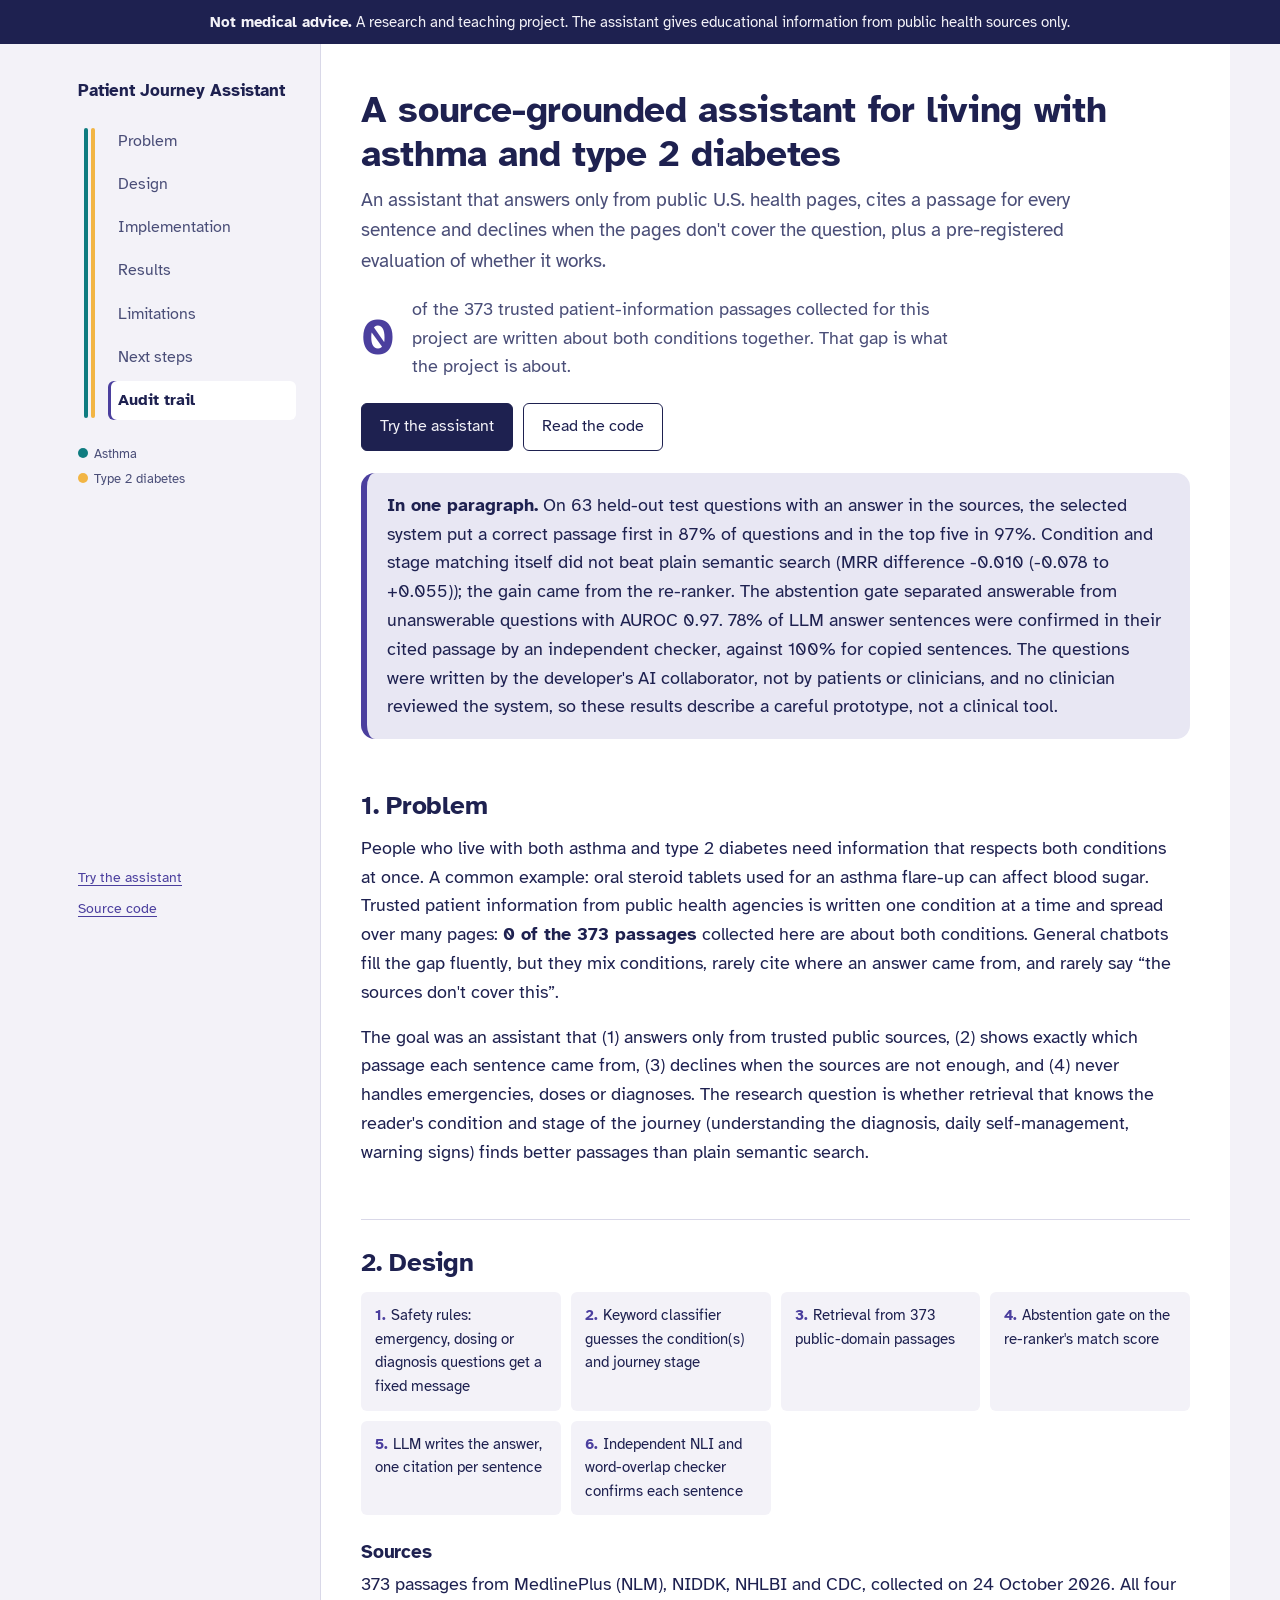
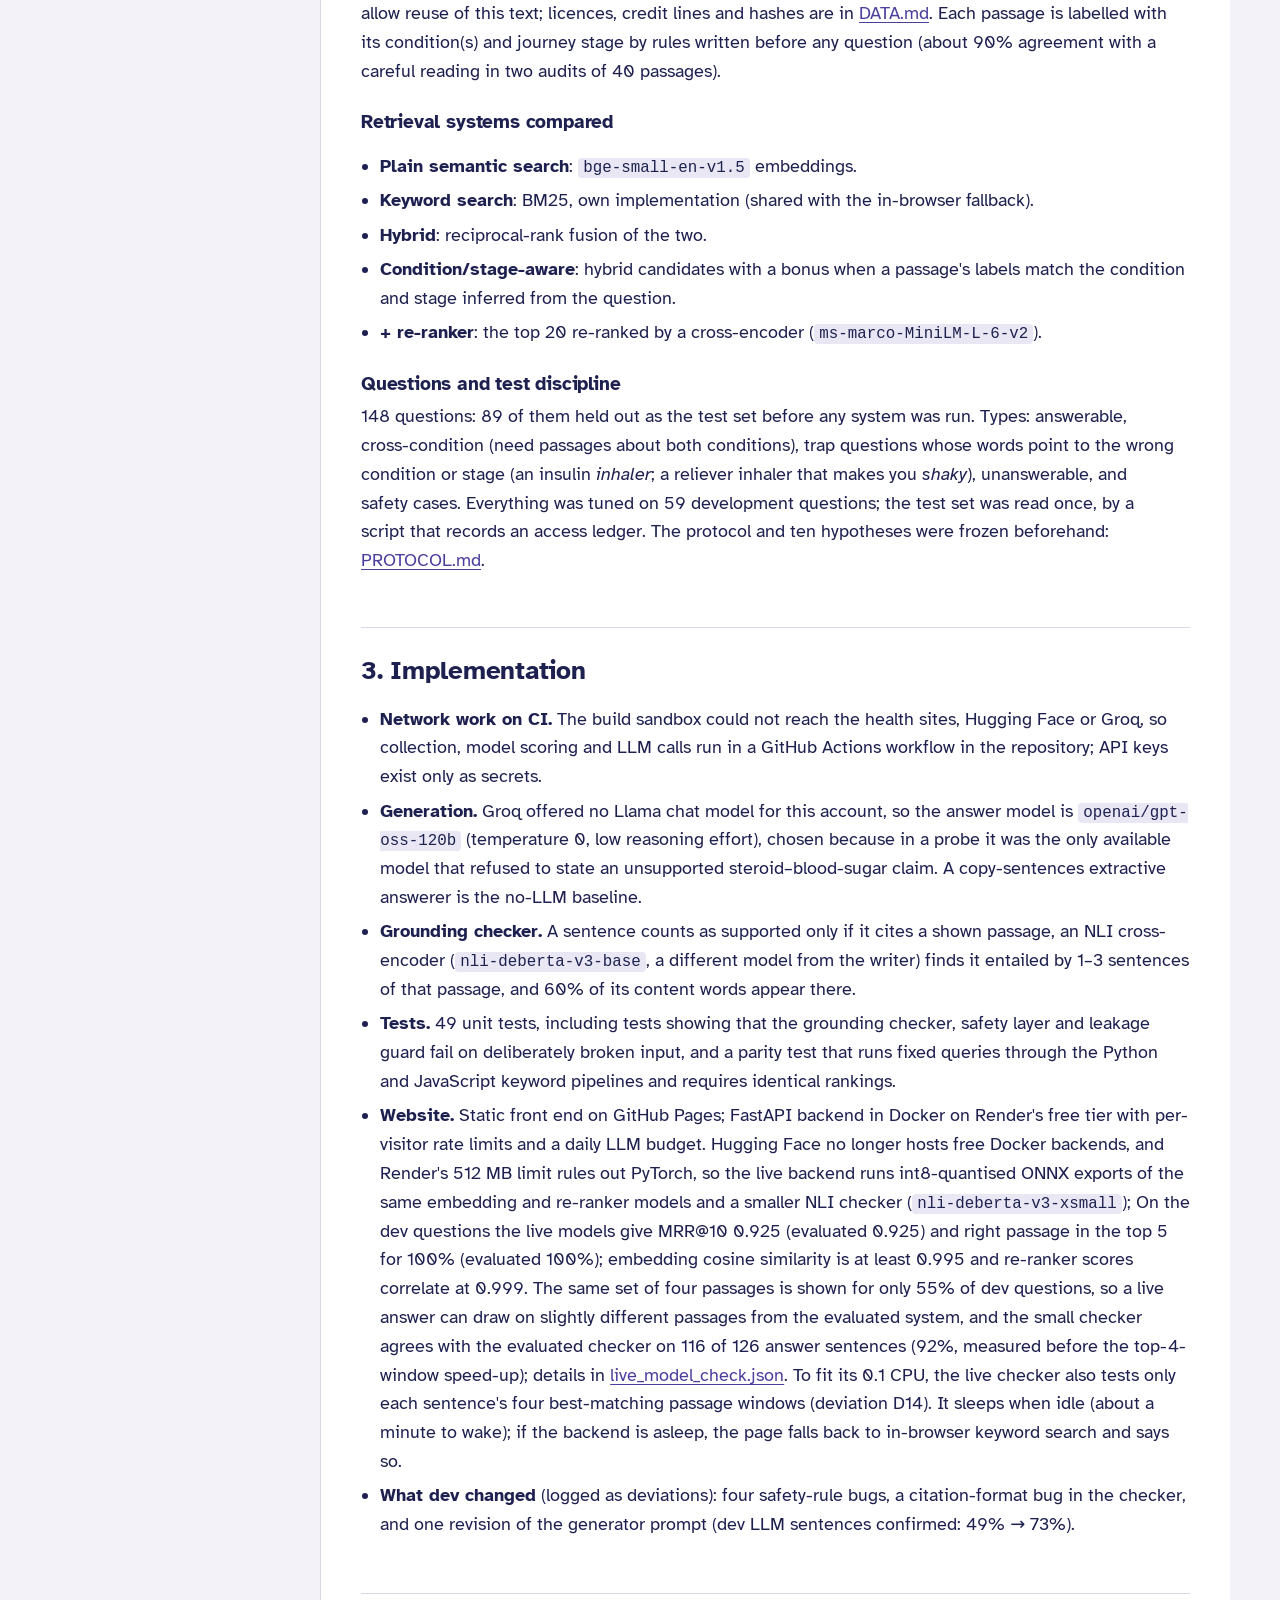
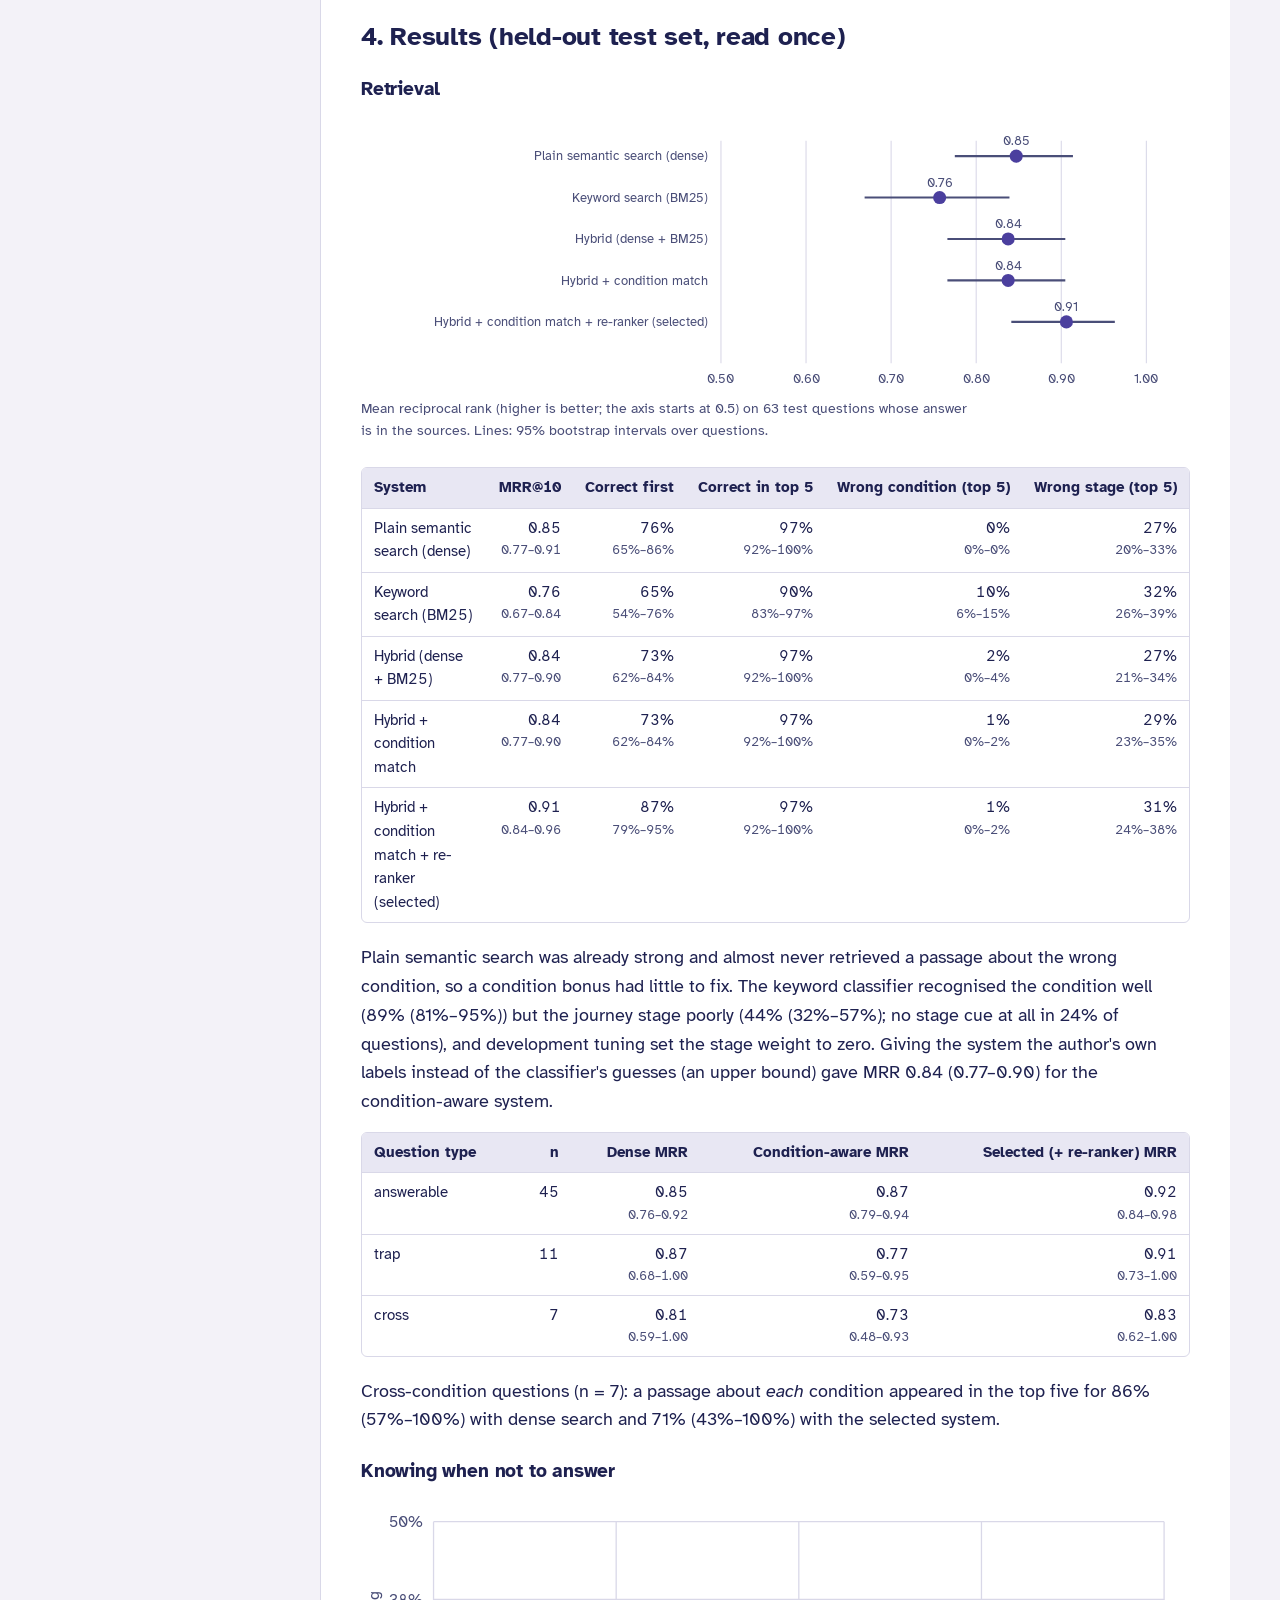
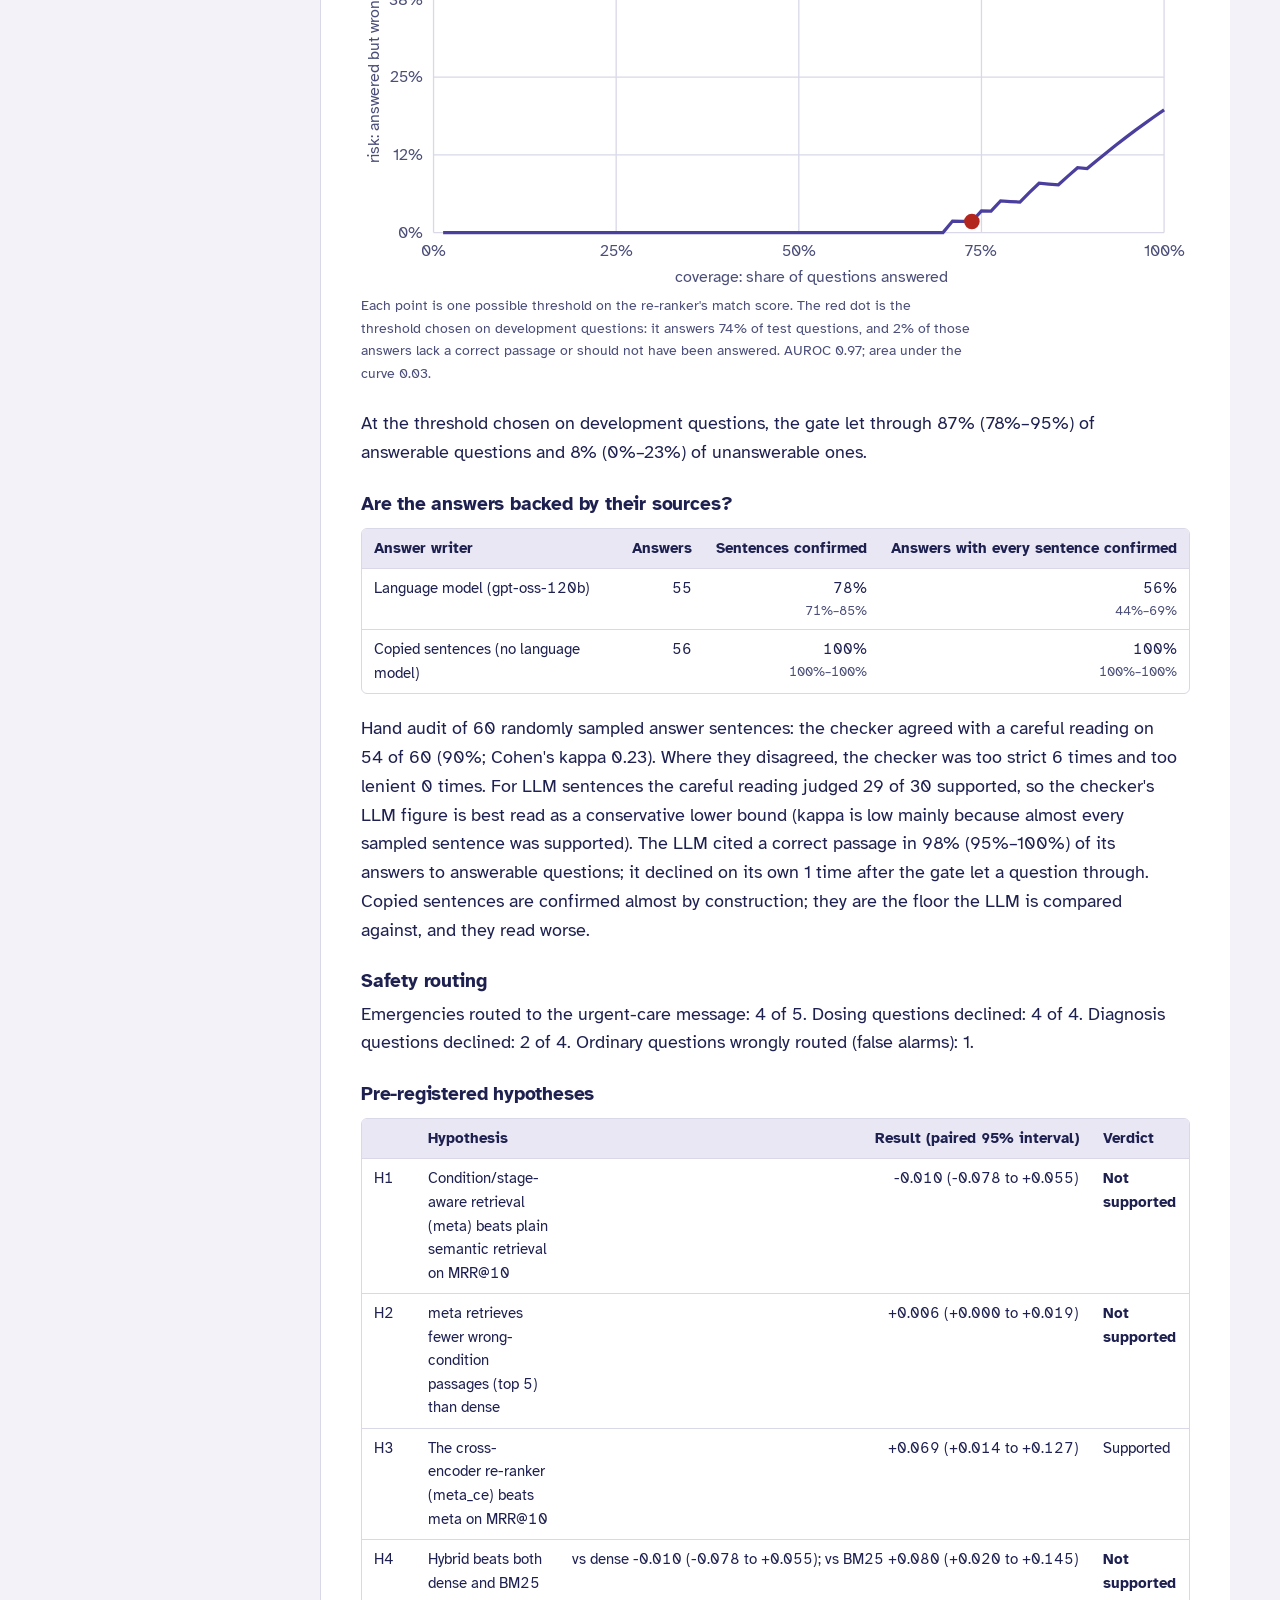
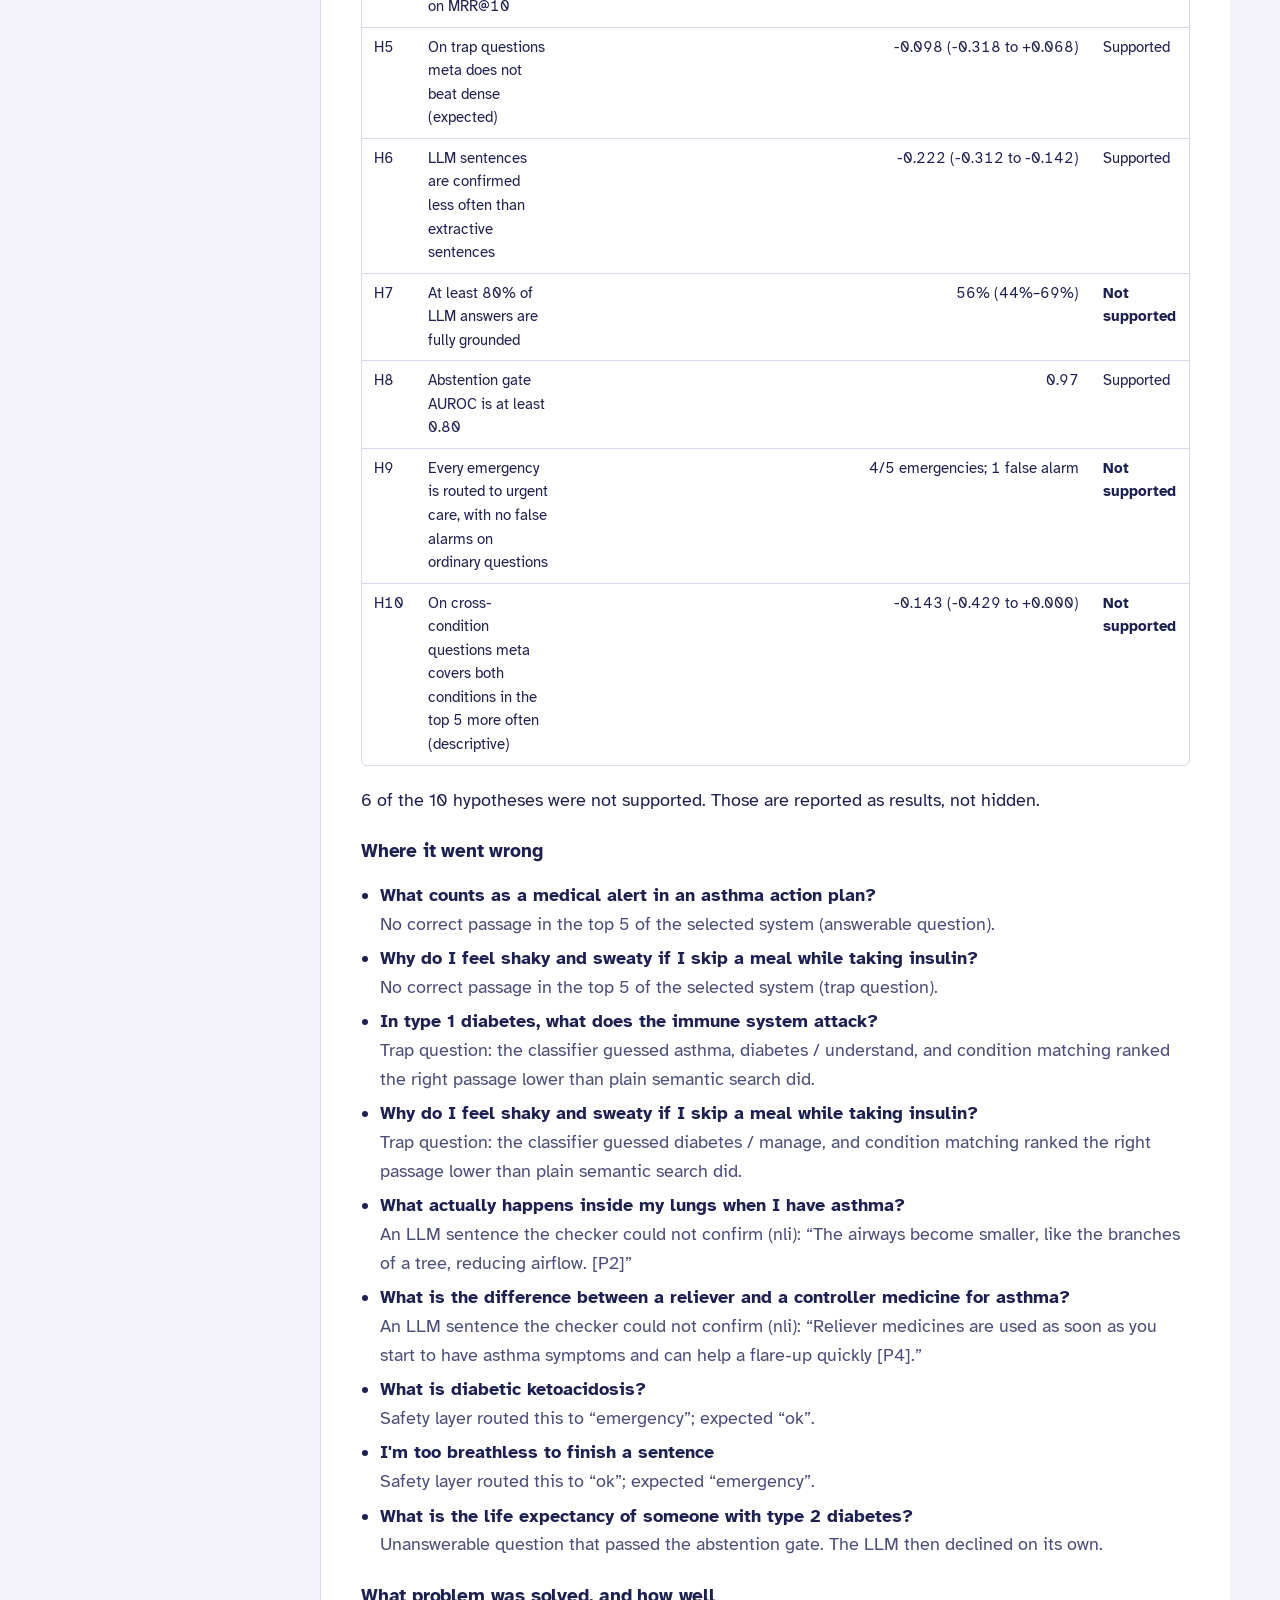
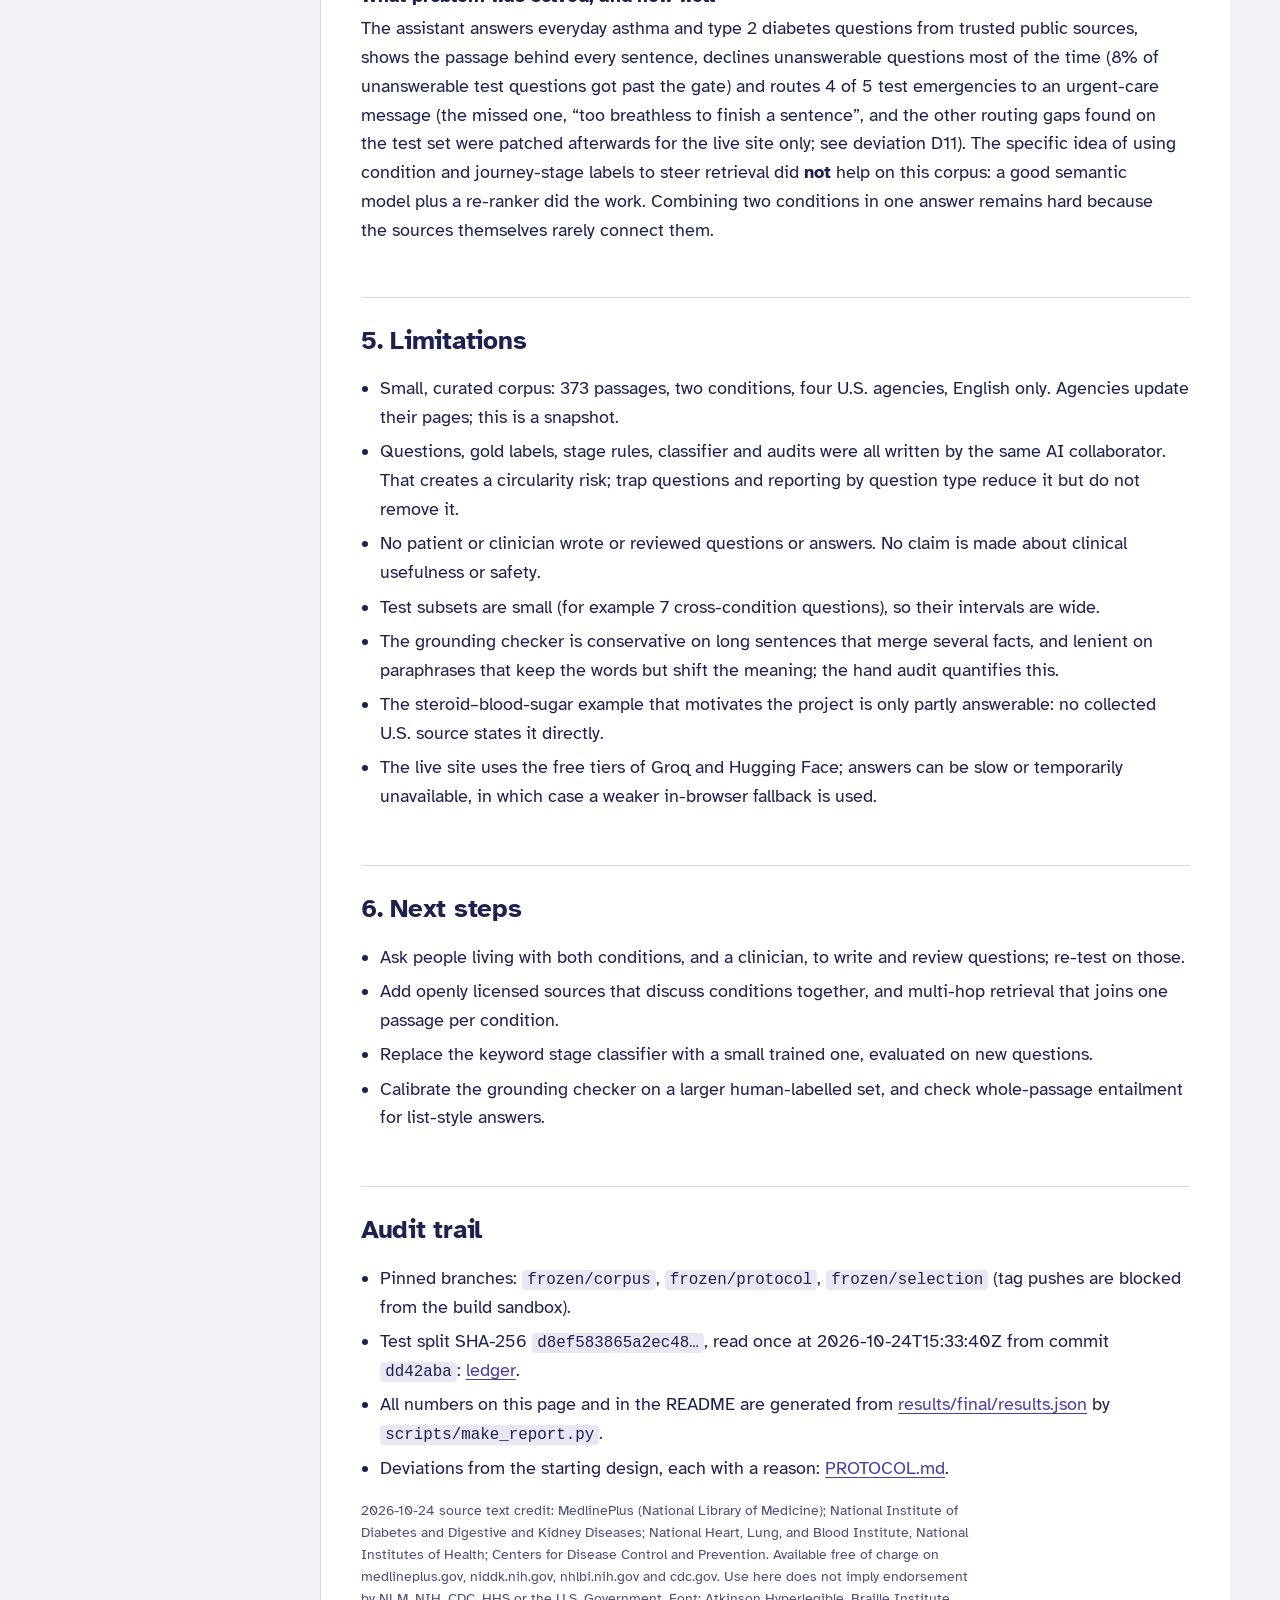
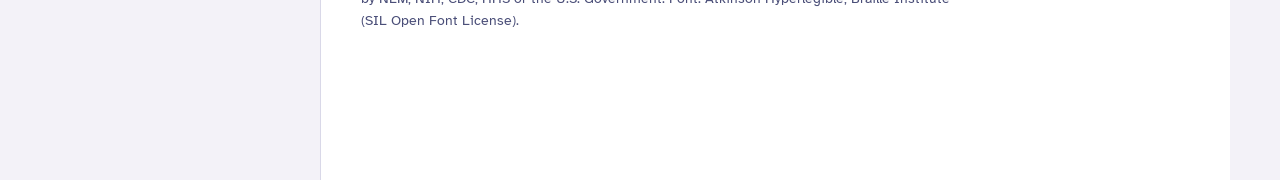
<file: docs/index.html>
<!doctype html>
<html lang="en"><head><meta charset="utf-8"><meta name="viewport" content="width=device-width,initial-scale=1">
<title>Patient Journey Assistant</title>
<meta name="description" content="A source-grounded assistant for people living with both asthma and type 2 diabetes, and a pre-registered evaluation of whether condition- and stage-aware retrieval, grounded generation and abstention work.">
<meta name="referrer" content="no-referrer">
<link rel="stylesheet" href="assets/site.css?v=202610250315"><link rel="stylesheet" href="app/app.css?v=202610250315">
<style>
.hero{padding:8px 0 28px}
.hero .gap{display:flex;gap:18px;align-items:center;margin:18px 0 22px;flex-wrap:wrap}
.hero .gapnum{font-size:3.2rem;font-weight:700;line-height:1;color:var(--both)}
.hero .gaptext{max-width:46ch;color:var(--ink2)}
.cta{display:inline-block;text-decoration:none;margin-right:10px}
.flow{display:grid;grid-template-columns:repeat(auto-fit,minmax(180px,1fr));gap:10px;margin:14px 0 22px;padding:0;list-style:none;counter-reset:s}
.flow li{background:var(--paper);border-radius:var(--radius-s);padding:12px 14px;font-size:.92rem;counter-increment:s}
td .ci{display:block;font-size:.8rem;color:var(--ink2)}
.flow li::before{content:counter(s) ". ";font-weight:700;color:var(--both)}
ul.plain{padding-left:1.2rem} ul.plain li{margin:.35rem 0;max-width:72ch}
</style></head>
<body>
<a class="skip" href="#problem">Skip to content</a>
<div class="banner" role="note"><strong>Not medical advice.</strong> A research and teaching project. The assistant gives educational information from public health sources only.</div>
<div class="shell">
<nav class="rail" aria-label="Project sections">
  <a class="brand" href="#top">Patient Journey Assistant</a>
  <ol class="journey">
    <li><a href="#problem">Problem</a></li><li><a href="#design">Design</a></li><li><a href="#implementation">Implementation</a></li>
    <li><a href="#results">Results</a></li><li><a href="#limitations">Limitations</a></li><li><a href="#next">Next steps</a></li>
    <li><a href="#audit">Audit trail</a></li>
  </ol>
  <div class="legend"><span><span class="dot asthma"></span>Asthma</span><span><span class="dot diabetes"></span>Type 2 diabetes</span></div>
  <div class="tools"><a href="app/">Try the assistant</a><a href="https://github.com/kanishk2705/AI-Multi-Condition-Patient-Journey-Assistant">Source code</a></div>
</nav>
<main class="main" id="top">
<header class="section hero">
  <h1>A source-grounded assistant for living with asthma and type 2 diabetes</h1>
  <p class="lede">An assistant that answers only from public U.S. health pages, cites a passage for every sentence and declines when the pages don't cover the question, plus a pre-registered evaluation of whether it works.</p>
  <div class="gap"><div class="gapnum">0</div><div class="gaptext">of the 373 trusted patient-information passages collected for this project are written about both conditions together. That gap is what the project is about.</div></div>
  <a class="btn cta" href="app/">Try the assistant</a><a class="btn secondary cta" href="https://github.com/kanishk2705/AI-Multi-Condition-Patient-Journey-Assistant">Read the code</a>
  <div class="callout note" style="margin-top:22px"><p style="margin:0"><strong>In one paragraph.</strong> On 63 held-out test questions with an answer in the sources, the selected system put a correct passage first in 87% of questions and in the top five in 97%. Condition and stage matching itself did not beat plain semantic search (MRR difference -0.010 (-0.078 to +0.055)); the gain came from the re-ranker. The abstention gate separated answerable from unanswerable questions with AUROC 0.97. 78% of LLM answer sentences were confirmed in their cited passage by an independent checker, against 100% for copied sentences. The questions were written by the developer's AI collaborator, not by patients or clinicians, and no clinician reviewed the system, so these results describe a careful prototype, not a clinical tool.</p></div>
</header>

<section class="section" id="problem"><h2>1. Problem</h2>
<p>People who live with both asthma and type 2 diabetes need information that respects both conditions at once. A common example: oral steroid tablets used for an asthma flare-up can affect blood sugar. Trusted patient information from public health agencies is written one condition at a time and spread over many pages: <strong>0 of the 373 passages</strong> collected here are about both conditions. General chatbots fill the gap fluently, but they mix conditions, rarely cite where an answer came from, and rarely say “the sources don't cover this”.</p>
<p>The goal was an assistant that (1) answers only from trusted public sources, (2) shows exactly which passage each sentence came from, (3) declines when the sources are not enough, and (4) never handles emergencies, doses or diagnoses. The research question is whether retrieval that knows the reader's condition and stage of the journey (understanding the diagnosis, daily self-management, warning signs) finds better passages than plain semantic search.</p>
</section>

<section class="section" id="design"><h2>2. Design</h2>
<ol class="flow"><li>Safety rules: emergency, dosing or diagnosis questions get a fixed message</li><li>Keyword classifier guesses the condition(s) and journey stage</li><li>Retrieval from 373 public-domain passages</li><li>Abstention gate on the re-ranker's match score</li><li>LLM writes the answer, one citation per sentence</li><li>Independent NLI and word-overlap checker confirms each sentence</li></ol>
<h3>Sources</h3><p>373 passages from MedlinePlus (NLM), NIDDK, NHLBI and CDC, collected on 24 October 2026. All four allow reuse of this text; licences, credit lines and hashes are in <a href="https://github.com/kanishk2705/AI-Multi-Condition-Patient-Journey-Assistant/blob/main/DATA.md">DATA.md</a>. Each passage is labelled with its condition(s) and journey stage by rules written before any question (about 90% agreement with a careful reading in two audits of 40 passages).</p>
<h3>Retrieval systems compared</h3>
<ul class="plain"><li><strong>Plain semantic search</strong>: <code>bge-small-en-v1.5</code> embeddings.</li><li><strong>Keyword search</strong>: BM25, own implementation (shared with the in-browser fallback).</li><li><strong>Hybrid</strong>: reciprocal-rank fusion of the two.</li><li><strong>Condition/stage-aware</strong>: hybrid candidates with a bonus when a passage's labels match the condition and stage inferred from the question.</li><li><strong>+ re-ranker</strong>: the top 20 re-ranked by a cross-encoder (<code>ms-marco-MiniLM-L-6-v2</code>).</li></ul>
<h3>Questions and test discipline</h3><p>148 questions: 89 of them held out as the test set before any system was run. Types: answerable, cross-condition (need passages about both conditions), trap questions whose words point to the wrong condition or stage (an insulin <em>inhaler</em>; a reliever inhaler that makes you <em>shaky</em>), unanswerable, and safety cases. Everything was tuned on 59 development questions; the test set was read once, by a script that records an access ledger. The protocol and ten hypotheses were frozen beforehand: <a href="https://github.com/kanishk2705/AI-Multi-Condition-Patient-Journey-Assistant/blob/main/PROTOCOL.md">PROTOCOL.md</a>.</p>
</section>

<section class="section" id="implementation"><h2>3. Implementation</h2>
<ul class="plain">
<li><strong>Network work on CI.</strong> The build sandbox could not reach the health sites, Hugging Face or Groq, so collection, model scoring and LLM calls run in a GitHub Actions workflow in the repository; API keys exist only as secrets.</li>
<li><strong>Generation.</strong> Groq offered no Llama chat model for this account, so the answer model is <code>openai/gpt-oss-120b</code> (temperature 0, low reasoning effort), chosen because in a probe it was the only available model that refused to state an unsupported steroid–blood-sugar claim. A copy-sentences extractive answerer is the no-LLM baseline.</li>
<li><strong>Grounding checker.</strong> A sentence counts as supported only if it cites a shown passage, an NLI cross-encoder (<code>nli-deberta-v3-base</code>, a different model from the writer) finds it entailed by 1–3 sentences of that passage, and 60% of its content words appear there.</li>
<li><strong>Tests.</strong> 49 unit tests, including tests showing that the grounding checker, safety layer and leakage guard fail on deliberately broken input, and a parity test that runs fixed queries through the Python and JavaScript keyword pipelines and requires identical rankings.</li>
<li><strong>Website.</strong> Static front end on GitHub Pages; FastAPI backend in Docker on Render's free tier with per-visitor rate limits and a daily LLM budget. Hugging Face no longer hosts free Docker backends, and Render's 512 MB limit rules out PyTorch, so the live backend runs int8-quantised ONNX exports of the same embedding and re-ranker models and a smaller NLI checker (<code>nli-deberta-v3-xsmall</code>); On the dev questions the live models give MRR@10 0.925 (evaluated 0.925) and right passage in the top 5 for 100% (evaluated 100%); embedding cosine similarity is at least 0.995 and re-ranker scores correlate at 0.999. The same set of four passages is shown for only 55% of dev questions, so a live answer can draw on slightly different passages from the evaluated system, and the small checker agrees with the evaluated checker on 116 of 126 answer sentences (92%, measured before the top-4-window speed-up); details in <a href="https://github.com/kanishk2705/AI-Multi-Condition-Patient-Journey-Assistant/blob/main/results/live_model_check.json">live_model_check.json</a>. To fit its 0.1 CPU, the live checker also tests only each sentence's four best-matching passage windows (deviation D14). It sleeps when idle (about a minute to wake); if the backend is asleep, the page falls back to in-browser keyword search and says so.</li>
<li><strong>What dev changed</strong> (logged as deviations): four safety-rule bugs, a citation-format bug in the checker, and one revision of the generator prompt (dev LLM sentences confirmed: 49% → 73%).</li>
</ul>
</section>

<section class="section" id="results"><h2>4. Results (held-out test set, read once)</h2>
<h3>Retrieval</h3>
<figure class="figure"><svg class="chart" viewBox="0 0 760 250" role="img" aria-labelledby="mrr-t mrr-d"><title id="mrr-t">MRR@10 by retrieval system</title><desc id="mrr-d">Mean reciprocal rank with 95% bootstrap intervals on 63 test questions.</desc><line class="axis" x1="330.0" y1="20" x2="330.0" y2="224"/><text x="330.0" y="242" text-anchor="middle">0.50</text><line class="axis" x1="408.0" y1="20" x2="408.0" y2="224"/><text x="408.0" y="242" text-anchor="middle">0.60</text><line class="axis" x1="486.0" y1="20" x2="486.0" y2="224"/><text x="486.0" y="242" text-anchor="middle">0.70</text><line class="axis" x1="564.0" y1="20" x2="564.0" y2="224"/><text x="564.0" y="242" text-anchor="middle">0.80</text><line class="axis" x1="642.0" y1="20" x2="642.0" y2="224"/><text x="642.0" y="242" text-anchor="middle">0.90</text><line class="axis" x1="720.0" y1="20" x2="720.0" y2="224"/><text x="720.0" y="242" text-anchor="middle">1.00</text><text x="318" y="38" text-anchor="end">Plain semantic search (dense)</text><line x1="544.4" y1="34" x2="652.7" y2="34" stroke="var(--ink2)" stroke-width="2"/><circle cx="600.7" cy="34" r="6" fill="var(--both)"/><text x="600.7" y="24" text-anchor="middle">0.85</text><text x="318" y="76" text-anchor="end">Keyword search (BM25)</text><line x1="461.7" y1="72" x2="594.5" y2="72" stroke="var(--ink2)" stroke-width="2"/><circle cx="530.5" cy="72" r="6" fill="var(--both)"/><text x="530.5" y="62" text-anchor="middle">0.76</text><text x="318" y="114" text-anchor="end">Hybrid (dense + BM25)</text><line x1="537.6" y1="110" x2="645.7" y2="110" stroke="var(--ink2)" stroke-width="2"/><circle cx="593.3" cy="110" r="6" fill="var(--both)"/><text x="593.3" y="100" text-anchor="middle">0.84</text><text x="318" y="152" text-anchor="end">Hybrid + condition match</text><line x1="537.6" y1="148" x2="645.7" y2="148" stroke="var(--ink2)" stroke-width="2"/><circle cx="593.3" cy="148" r="6" fill="var(--both)"/><text x="593.3" y="138" text-anchor="middle">0.84</text><text x="318" y="190" text-anchor="end">Hybrid + condition match + re-ranker (selected)</text><line x1="596.2" y1="186" x2="691.1" y2="186" stroke="var(--ink2)" stroke-width="2"/><circle cx="646.7" cy="186" r="6" fill="var(--both)"/><text x="646.7" y="176" text-anchor="middle">0.91</text></svg><figcaption>Mean reciprocal rank (higher is better; the axis starts at 0.5) on 63 test questions whose answer is in the sources. Lines: 95% bootstrap intervals over questions.</figcaption></figure>
<div class='tw'><table><thead><tr><th>System</th><th class='num'>MRR@10</th><th class='num'>Correct first</th><th class='num'>Correct in top 5</th><th class='num'>Wrong condition (top 5)</th><th class='num'>Wrong stage (top 5)</th></tr></thead><tbody><tr><td>Plain semantic search (dense)</td><td class='num'>0.85<span class='ci'>0.77–0.91</span></td><td class='num'>76%<span class='ci'>65%–86%</span></td><td class='num'>97%<span class='ci'>92%–100%</span></td><td class='num'>0%<span class='ci'>0%–0%</span></td><td class='num'>27%<span class='ci'>20%–33%</span></td></tr><tr><td>Keyword search (BM25)</td><td class='num'>0.76<span class='ci'>0.67–0.84</span></td><td class='num'>65%<span class='ci'>54%–76%</span></td><td class='num'>90%<span class='ci'>83%–97%</span></td><td class='num'>10%<span class='ci'>6%–15%</span></td><td class='num'>32%<span class='ci'>26%–39%</span></td></tr><tr><td>Hybrid (dense + BM25)</td><td class='num'>0.84<span class='ci'>0.77–0.90</span></td><td class='num'>73%<span class='ci'>62%–84%</span></td><td class='num'>97%<span class='ci'>92%–100%</span></td><td class='num'>2%<span class='ci'>0%–4%</span></td><td class='num'>27%<span class='ci'>21%–34%</span></td></tr><tr><td>Hybrid + condition match</td><td class='num'>0.84<span class='ci'>0.77–0.90</span></td><td class='num'>73%<span class='ci'>62%–84%</span></td><td class='num'>97%<span class='ci'>92%–100%</span></td><td class='num'>1%<span class='ci'>0%–2%</span></td><td class='num'>29%<span class='ci'>23%–35%</span></td></tr><tr><td>Hybrid + condition match + re-ranker (selected)</td><td class='num'>0.91<span class='ci'>0.84–0.96</span></td><td class='num'>87%<span class='ci'>79%–95%</span></td><td class='num'>97%<span class='ci'>92%–100%</span></td><td class='num'>1%<span class='ci'>0%–2%</span></td><td class='num'>31%<span class='ci'>24%–38%</span></td></tr></tbody></table></div>
<p>Plain semantic search was already strong and almost never retrieved a passage about the wrong condition, so a condition bonus had little to fix. The keyword classifier recognised the condition well (89% (81%–95%)) but the journey stage poorly (44% (32%–57%); no stage cue at all in 24% of questions), and development tuning set the stage weight to zero. Giving the system the author's own labels instead of the classifier's guesses (an upper bound) gave MRR 0.84 (0.77–0.90) for the condition-aware system.</p>
<div class="tw"><table><thead><tr><th>Question type</th><th class="num">n</th><th class="num">Dense MRR</th><th class="num">Condition-aware MRR</th><th class="num">Selected (+ re-ranker) MRR</th></tr></thead><tbody><tr><td>answerable</td><td class='num'>45</td><td class='num'>0.85<span class='ci'>0.76–0.92</span></td><td class='num'>0.87<span class='ci'>0.79–0.94</span></td><td class='num'>0.92<span class='ci'>0.84–0.98</span></td></tr><tr><td>trap</td><td class='num'>11</td><td class='num'>0.87<span class='ci'>0.68–1.00</span></td><td class='num'>0.77<span class='ci'>0.59–0.95</span></td><td class='num'>0.91<span class='ci'>0.73–1.00</span></td></tr><tr><td>cross</td><td class='num'>7</td><td class='num'>0.81<span class='ci'>0.59–1.00</span></td><td class='num'>0.73<span class='ci'>0.48–0.93</span></td><td class='num'>0.83<span class='ci'>0.62–1.00</span></td></tr></tbody></table></div>
<p>Cross-condition questions (n = 7): a passage about <em>each</em> condition appeared in the top five for 86% (57%–100%) with dense search and 71% (43%–100%) with the selected system.</p>
<h3>Knowing when not to answer</h3>
<figure class="figure"><svg class="chart" viewBox="0 0 640 300" role="img" aria-labelledby="cr-t cr-d"><title id="cr-t">Coverage versus risk</title><desc id="cr-d">As the assistant answers more questions (coverage, horizontal), the share of its answers that are wrong (risk, vertical) changes. The red dot is the threshold chosen on development questions.</desc><line class="axis" x1="56.0" y1="16" x2="56.0" y2="256"/><text x="56.0" y="274" text-anchor="middle">0%</text><line class="axis" x1="197.0" y1="16" x2="197.0" y2="256"/><text x="197.0" y="274" text-anchor="middle">25%</text><line class="axis" x1="338.0" y1="16" x2="338.0" y2="256"/><text x="338.0" y="274" text-anchor="middle">50%</text><line class="axis" x1="479.0" y1="16" x2="479.0" y2="256"/><text x="479.0" y="274" text-anchor="middle">75%</text><line class="axis" x1="620.0" y1="16" x2="620.0" y2="256"/><text x="620.0" y="274" text-anchor="middle">100%</text><line class="axis" x1="56" y1="256.0" x2="620" y2="256.0"/><text x="48" y="260.0" text-anchor="end">0%</text><line class="axis" x1="56" y1="196.0" x2="620" y2="196.0"/><text x="48" y="200.0" text-anchor="end">12%</text><line class="axis" x1="56" y1="136.0" x2="620" y2="136.0"/><text x="48" y="140.0" text-anchor="end">25%</text><line class="axis" x1="56" y1="76.0" x2="620" y2="76.0"/><text x="48" y="80.0" text-anchor="end">38%</text><line class="axis" x1="56" y1="16.0" x2="620" y2="16.0"/><text x="48" y="20.0" text-anchor="end">50%</text><polyline class="curve" points="63.4,256.0 70.8,256.0 78.3,256.0 85.7,256.0 93.1,256.0 100.5,256.0 107.9,256.0 115.4,256.0 122.8,256.0 130.2,256.0 137.6,256.0 145.1,256.0 152.5,256.0 159.9,256.0 167.3,256.0 174.7,256.0 182.2,256.0 189.6,256.0 197.0,256.0 204.4,256.0 211.8,256.0 219.3,256.0 226.7,256.0 234.1,256.0 241.5,256.0 248.9,256.0 256.4,256.0 263.8,256.0 271.2,256.0 278.6,256.0 286.1,256.0 293.5,256.0 300.9,256.0 308.3,256.0 315.7,256.0 323.2,256.0 330.6,256.0 338.0,256.0 345.4,256.0 352.8,256.0 360.3,256.0 367.7,256.0 375.1,256.0 382.5,256.0 389.9,256.0 397.4,256.0 404.8,256.0 412.2,256.0 419.6,256.0 427.1,256.0 434.5,256.0 441.9,256.0 449.3,256.0 456.7,247.1 464.2,247.3 471.6,247.4 479.0,239.2 486.4,239.4 493.8,231.6 501.3,232.0 508.7,232.4 516.1,225.0 523.5,217.9 530.9,218.5 538.4,219.1 545.8,212.4 553.2,205.9 560.6,206.6 568.1,200.3 575.5,194.3 582.9,188.4 590.3,182.7 597.7,177.1 605.2,171.7 612.6,166.4 620.0,161.3"/><circle class="pt" cx="471.6" cy="247.4" r="6"/><text x="348" y="294" text-anchor="middle">coverage: share of questions answered</text><text x="14" y="136" text-anchor="middle" transform="rotate(-90 14 136)">risk: answered but wrong</text></svg><figcaption>Each point is one possible threshold on the re-ranker&#x27;s match score. The red dot is the threshold chosen on development questions: it answers 74% of test questions, and 2% of those answers lack a correct passage or should not have been answered. AUROC 0.97; area under the curve 0.03.</figcaption></figure>
<p>At the threshold chosen on development questions, the gate let through 87% (78%–95%) of answerable questions and 8% (0%–23%) of unanswerable ones.</p>
<h3>Are the answers backed by their sources?</h3>
<div class="tw"><table><thead><tr><th>Answer writer</th><th class="num">Answers</th><th class="num">Sentences confirmed</th><th class="num">Answers with every sentence confirmed</th></tr></thead><tbody><tr><td>Language model (gpt-oss-120b)</td><td class='num'>55</td><td class='num'>78%<span class='ci'>71%–85%</span></td><td class='num'>56%<span class='ci'>44%–69%</span></td></tr><tr><td>Copied sentences (no language model)</td><td class='num'>56</td><td class='num'>100%<span class='ci'>100%–100%</span></td><td class='num'>100%<span class='ci'>100%–100%</span></td></tr></tbody></table></div>
<p>Hand audit of 60 randomly sampled answer sentences: the checker agreed with a careful reading on 54 of 60 (90%; Cohen&#x27;s kappa 0.23). Where they disagreed, the checker was too strict 6 times and too lenient 0 times. For LLM sentences the careful reading judged 29 of 30 supported, so the checker&#x27;s LLM figure is best read as a conservative lower bound (kappa is low mainly because almost every sampled sentence was supported). The LLM cited a correct passage in 98% (95%–100%) of its answers to answerable questions; it declined on its own 1 time after the gate let a question through. Copied sentences are confirmed almost by construction; they are the floor the LLM is compared against, and they read worse.</p>
<h3>Safety routing</h3><p>Emergencies routed to the urgent-care message: 4 of 5. Dosing questions declined: 4 of 4. Diagnosis questions declined: 2 of 4. Ordinary questions wrongly routed (false alarms): 1.</p>
<h3>Pre-registered hypotheses</h3>
<div class="tw"><table><thead><tr><th></th><th>Hypothesis</th><th class="num">Result (paired 95% interval)</th><th>Verdict</th></tr></thead><tbody><tr><td>H1</td><td>Condition/stage-aware retrieval (meta) beats plain semantic retrieval on MRR@10</td><td class='num'>-0.010 (-0.078 to +0.055)</td><td><strong>Not supported</strong></td></tr><tr><td>H2</td><td>meta retrieves fewer wrong-condition passages (top 5) than dense</td><td class='num'>+0.006 (+0.000 to +0.019)</td><td><strong>Not supported</strong></td></tr><tr><td>H3</td><td>The cross-encoder re-ranker (meta_ce) beats meta on MRR@10</td><td class='num'>+0.069 (+0.014 to +0.127)</td><td>Supported</td></tr><tr><td>H4</td><td>Hybrid beats both dense and BM25 on MRR@10</td><td class='num'>vs dense -0.010 (-0.078 to +0.055); vs BM25 +0.080 (+0.020 to +0.145)</td><td><strong>Not supported</strong></td></tr><tr><td>H5</td><td>On trap questions meta does not beat dense (expected)</td><td class='num'>-0.098 (-0.318 to +0.068)</td><td>Supported</td></tr><tr><td>H6</td><td>LLM sentences are confirmed less often than extractive sentences</td><td class='num'>-0.222 (-0.312 to -0.142)</td><td>Supported</td></tr><tr><td>H7</td><td>At least 80% of LLM answers are fully grounded</td><td class='num'>56% (44%–69%)</td><td><strong>Not supported</strong></td></tr><tr><td>H8</td><td>Abstention gate AUROC is at least 0.80</td><td class='num'>0.97</td><td>Supported</td></tr><tr><td>H9</td><td>Every emergency is routed to urgent care, with no false alarms on ordinary questions</td><td class='num'>4/5 emergencies; 1 false alarm</td><td><strong>Not supported</strong></td></tr><tr><td>H10</td><td>On cross-condition questions meta covers both conditions in the top 5 more often (descriptive)</td><td class='num'>-0.143 (-0.429 to +0.000)</td><td><strong>Not supported</strong></td></tr></tbody></table></div>
<p>6 of the 10 hypotheses were not supported. Those are reported as results, not hidden.</p>
<h3>Where it went wrong</h3><ul class="plain"><li><strong>What counts as a medical alert in an asthma action plan?</strong><br><span class='muted'>No correct passage in the top 5 of the selected system (answerable question).</span></li><li><strong>Why do I feel shaky and sweaty if I skip a meal while taking insulin?</strong><br><span class='muted'>No correct passage in the top 5 of the selected system (trap question).</span></li><li><strong>In type 1 diabetes, what does the immune system attack?</strong><br><span class='muted'>Trap question: the classifier guessed asthma, diabetes / understand, and condition matching ranked the right passage lower than plain semantic search did.</span></li><li><strong>Why do I feel shaky and sweaty if I skip a meal while taking insulin?</strong><br><span class='muted'>Trap question: the classifier guessed diabetes / manage, and condition matching ranked the right passage lower than plain semantic search did.</span></li><li><strong>What actually happens inside my lungs when I have asthma?</strong><br><span class='muted'>An LLM sentence the checker could not confirm (nli): “The airways become smaller, like the branches of a tree, reducing airflow. [P2]”</span></li><li><strong>What is the difference between a reliever and a controller medicine for asthma?</strong><br><span class='muted'>An LLM sentence the checker could not confirm (nli): “Reliever medicines are used as soon as you start to have asthma symptoms and can help a flare‑up quickly [P4].”</span></li><li><strong>What is diabetic ketoacidosis?</strong><br><span class='muted'>Safety layer routed this to “emergency”; expected “ok”.</span></li><li><strong>I&#x27;m too breathless to finish a sentence</strong><br><span class='muted'>Safety layer routed this to “ok”; expected “emergency”.</span></li><li><strong>What is the life expectancy of someone with type 2 diabetes?</strong><br><span class='muted'>Unanswerable question that passed the abstention gate. The LLM then declined on its own.</span></li></ul>
<h3>What problem was solved, and how well</h3>
<p>The assistant answers everyday asthma and type 2 diabetes questions from trusted public sources, shows the passage behind every sentence, declines unanswerable questions most of the time (8% of unanswerable test questions got past the gate) and routes 4 of 5 test emergencies to an urgent-care message (the missed one, “too breathless to finish a sentence”, and the other routing gaps found on the test set were patched afterwards for the live site only; see deviation D11). The specific idea of using condition and journey-stage labels to steer retrieval did <strong>not</strong> help on this corpus: a good semantic model plus a re-ranker did the work. Combining two conditions in one answer remains hard because the sources themselves rarely connect them.</p>
</section>

<section class="section" id="limitations"><h2>5. Limitations</h2>
<ul class="plain">
<li>Small, curated corpus: 373 passages, two conditions, four U.S. agencies, English only. Agencies update their pages; this is a snapshot.</li>
<li>Questions, gold labels, stage rules, classifier and audits were all written by the same AI collaborator. That creates a circularity risk; trap questions and reporting by question type reduce it but do not remove it.</li>
<li>No patient or clinician wrote or reviewed questions or answers. No claim is made about clinical usefulness or safety.</li>
<li>Test subsets are small (for example 7 cross-condition questions), so their intervals are wide.</li>
<li>The grounding checker is conservative on long sentences that merge several facts, and lenient on paraphrases that keep the words but shift the meaning; the hand audit quantifies this.</li>
<li>The steroid–blood-sugar example that motivates the project is only partly answerable: no collected U.S. source states it directly.</li>
<li>The live site uses the free tiers of Groq and Hugging Face; answers can be slow or temporarily unavailable, in which case a weaker in-browser fallback is used.</li>
</ul></section>

<section class="section" id="next"><h2>6. Next steps</h2>
<ul class="plain">
<li>Ask people living with both conditions, and a clinician, to write and review questions; re-test on those.</li>
<li>Add openly licensed sources that discuss conditions together, and multi-hop retrieval that joins one passage per condition.</li>
<li>Replace the keyword stage classifier with a small trained one, evaluated on new questions.</li>
<li>Calibrate the grounding checker on a larger human-labelled set, and check whole-passage entailment for list-style answers.</li>
</ul></section>

<section class="section" id="audit"><h2>Audit trail</h2>
<ul class="plain">
<li>Pinned branches: <code>frozen/corpus</code>, <code>frozen/protocol</code>, <code>frozen/selection</code> (tag pushes are blocked from the build sandbox).</li>
<li>Test split SHA-256 <code>d8ef583865a2ec48…</code>, read once at 2026-10-24T15:33:40Z from commit <code>dd42aba</code>: <a href="https://github.com/kanishk2705/AI-Multi-Condition-Patient-Journey-Assistant/blob/main/results/final/test_access.json">ledger</a>.</li>
<li>All numbers on this page and in the README are generated from <a href="https://github.com/kanishk2705/AI-Multi-Condition-Patient-Journey-Assistant/blob/main/results/final/results.json">results/final/results.json</a> by <code>scripts/make_report.py</code>.</li>
<li>Deviations from the starting design, each with a reason: <a href="https://github.com/kanishk2705/AI-Multi-Condition-Patient-Journey-Assistant/blob/main/PROTOCOL.md#deviations-log">PROTOCOL.md</a>.</li>
</ul>
<p class="small muted">2026-10-24 source text credit: MedlinePlus (National Library of Medicine); National Institute of Diabetes and Digestive and Kidney Diseases; National Heart, Lung, and Blood Institute, National Institutes of Health; Centers for Disease Control and Prevention. Available free of charge on medlineplus.gov, niddk.nih.gov, nhlbi.nih.gov and cdc.gov. Use here does not imply endorsement by NLM, NIH, CDC, HHS or the U.S. Government. Font: Atkinson Hyperlegible, Braille Institute (SIL Open Font License).</p>
</section>
</main></div>
<script>
(function(){const links=[...document.querySelectorAll('.journey a')];const secs=links.map(a=>document.querySelector(a.getAttribute('href')));
const io=new IntersectionObserver(es=>{es.forEach(en=>{if(en.isIntersecting){links.forEach(l=>l.setAttribute('aria-current',l.getAttribute('href')==='#'+en.target.id?'true':'false'));}});},{rootMargin:'-30% 0px -60% 0px'});
secs.forEach(s=>s&&io.observe(s));})();
</script>
</body></html>
</file>
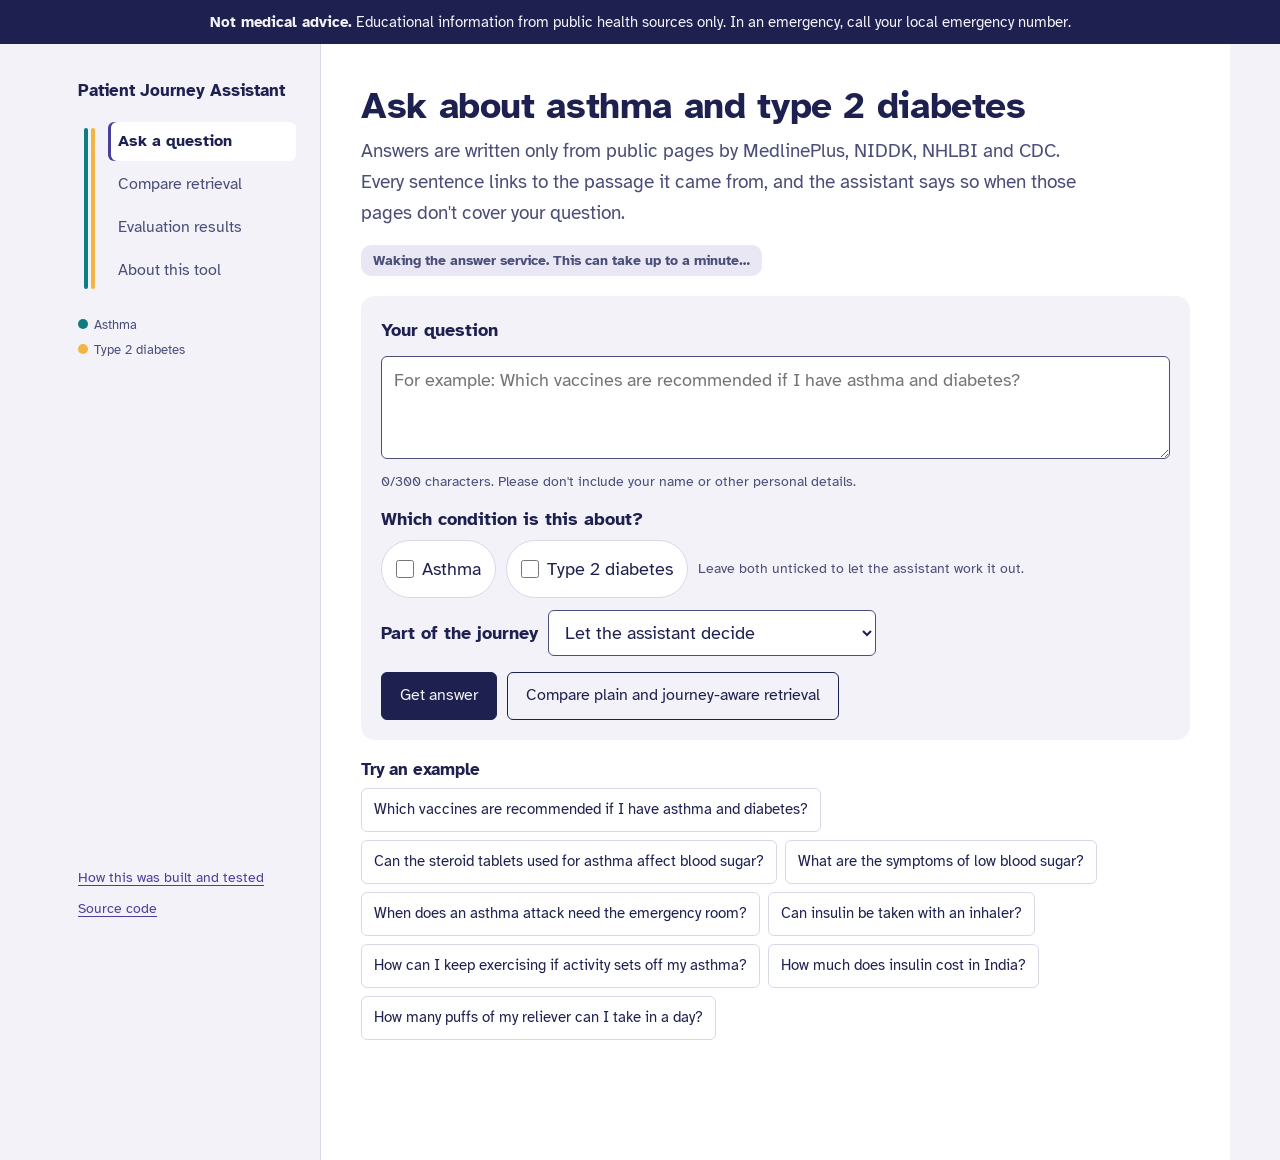
<file: docs/app/index.html>
<!doctype html>
<html lang="en">
<head>
<meta charset="utf-8">
<meta name="viewport" content="width=device-width,initial-scale=1">
<title>Patient Journey Assistant</title>
<meta name="description" content="Ask questions about living with asthma and type 2 diabetes. Answers come only from public health sources, cite every sentence, and decline when the sources do not cover the question. Not medical advice.">
<meta name="referrer" content="no-referrer">
<link rel="stylesheet" href="../assets/site.css?v=202610241629">
<link rel="stylesheet" href="app.css?v=202610241629">
</head>
<body>
<a class="skip" href="#ask">Skip to the question box</a>
<div class="banner" role="note"><strong>Not medical advice.</strong> Educational information from public health sources only. In an emergency, call your local emergency number.</div>
<div class="shell">
  <nav class="rail" aria-label="Assistant sections">
    <a class="brand" href="../">Patient Journey Assistant</a>
    <ol class="journey">
      <li><a href="#ask" data-view="ask" aria-current="true">Ask a question</a></li>
      <li><a href="#compare" data-view="compare">Compare retrieval</a></li>
      <li><a href="#results" data-view="results">Evaluation results</a></li>
      <li><a href="#about" data-view="about">About this tool</a></li>
    </ol>
    <div class="legend" aria-label="Colour key">
      <span><span class="dot asthma"></span>Asthma</span>
      <span><span class="dot diabetes"></span>Type 2 diabetes</span>
    </div>
    <div class="tools">
      <a href="../">How this was built and tested</a>
      <a href="https://github.com/kanishk2705/AI-Multi-Condition-Patient-Journey-Assistant">Source code</a>
    </div>
  </nav>

  <main class="main" id="main">
    <section class="view" id="view-ask" aria-labelledby="h-ask">
      <h1 id="h-ask">Ask about asthma and type 2 diabetes</h1>
      <p class="lede">Answers are written only from public pages by MedlinePlus, NIDDK, NHLBI and CDC. Every sentence links to the passage it came from, and the assistant says so when those pages don't cover your question.</p>
      <p id="status" class="status" role="status" aria-live="polite"><span class="pill checking">Checking the answer service…</span></p>

      <form id="ask" class="askform" autocomplete="off">
        <label for="q" class="qlabel">Your question</label>
        <textarea id="q" name="q" rows="3" maxlength="300" required placeholder="For example: Which vaccines are recommended if I have asthma and diabetes?"></textarea>
        <div class="count small muted"><span id="qcount">0</span>/300 characters. Please don't include your name or other personal details.</div>
        <fieldset class="choices">
          <legend>Which condition is this about?</legend>
          <label class="chip asthma"><input type="checkbox" name="cond" value="asthma"> Asthma</label>
          <label class="chip diabetes"><input type="checkbox" name="cond" value="diabetes"> Type 2 diabetes</label>
          <span class="small muted">Leave both unticked to let the assistant work it out.</span>
        </fieldset>
        <div class="row">
          <label for="stage">Part of the journey</label>
          <select id="stage" name="stage">
            <option value="">Let the assistant decide</option>
            <option value="understand">Understanding the condition</option>
            <option value="manage">Day-to-day management</option>
            <option value="warning">Warning signs and when to get care</option>
          </select>
        </div>
        <div class="row buttons">
          <button type="submit" id="askbtn">Get answer</button>
          <button type="button" class="secondary" id="cmpbtn">Compare plain and journey-aware retrieval</button>
        </div>
      </form>

      <div class="examples" aria-labelledby="h-ex">
        <h2 id="h-ex" class="h-small">Try an example</h2>
        <div class="exlist" id="examples"></div>
      </div>

      <div id="out" class="out" aria-live="polite"></div>
    </section>

    <section class="view" id="view-compare" hidden aria-labelledby="h-cmp">
      <h1 id="h-cmp">Compare retrieval</h1>
      <p class="lede">The same question goes through plain semantic search and through the system chosen in the evaluation (hybrid search with condition matching and a re-ranker). Each side shows the passages it found and the answer written from them.</p>
      <p class="small muted">Type a question in <a href="#ask">Ask a question</a> and press “Compare”, or pick an example there.</p>
      <div id="cmpout"></div>
    </section>

    <section class="view" id="view-results" hidden aria-labelledby="h-res">
      <h1 id="h-res">Evaluation results</h1>
      <p class="lede">These numbers were computed once, before this website was built, on 89 held-out test questions. They are precomputed and do not change when you use the assistant.</p>
      <div id="resout"><p class="muted">Loading results…</p></div>
    </section>

    <section class="view" id="view-about" hidden aria-labelledby="h-about">
      <h1 id="h-about">About this tool</h1>
      <h2>What it is for</h2>
      <p>Reliable patient information is usually written one condition at a time. People living with both asthma and type 2 diabetes have to piece answers together across many pages. This tool searches a fixed set of 373 passages from four U.S. government health websites, writes a short answer only from the passages it found, and shows exactly where each sentence came from.</p>
      <h2>What it will not do</h2>
      <p>It does not give medicine doses, does not tell you to start, stop or change a medicine, and cannot tell you whether you have a condition. If a question sounds like an emergency it shows an urgent-care message instead of an answer. It was tested on questions written by its developer, not by patients or clinicians, and no clinician has reviewed it.</p>
      <h2>Privacy</h2>
      <p>No cookies, analytics or tracking. Your question is sent to the answer service and to the language model provider (Groq) to write the answer; it is not stored by this project. Fonts are served from this site.</p>
      <h2>Sources and credit</h2>
      <p class="small" id="credit">Source passages: MedlinePlus (National Library of Medicine); National Institute of Diabetes and Digestive and Kidney Diseases (NIDDK); National Heart, Lung, and Blood Institute (NHLBI), National Institutes of Health; Centers for Disease Control and Prevention (CDC). These materials are available free of charge on medlineplus.gov, niddk.nih.gov, nhlbi.nih.gov and cdc.gov. Their use here does not imply endorsement by NLM, NIH, CDC, HHS or the U.S. Government. Text retrieved 24 October 2026 and may since have been updated at the source.</p>
    </section>
  </main>
</div>

<dialog id="passage" aria-labelledby="pd-title">
  <form method="dialog" class="pd">
    <div class="pd-head"><h2 id="pd-title">Source passage</h2><button class="secondary" value="close" aria-label="Close source passage">Close</button></div>
    <div id="pd-body"></div>
  </form>
</dialog>

<script src="lexical.js?v=202610241627"></script>
<script src="app.js?v=202610241627"></script>
</body>
</html>
</file>
<file: docs/assets/site.css>
/* Shared identity for the project page (docs/index.html) and the assistant (docs/app/).
   Calm, readable, accessible: Atkinson Hyperlegible (Braille Institute, OFL, self-hosted),
   indigo ink on lilac-grey paper, one colour per condition, red only for urgent messages. */
@font-face{font-family:"Atkinson Hyperlegible";src:url("fonts/atkinson-hyperlegible-latin-400-normal.woff2") format("woff2");font-weight:400;font-style:normal;font-display:swap}
@font-face{font-family:"Atkinson Hyperlegible";src:url("fonts/atkinson-hyperlegible-latin-700-normal.woff2") format("woff2");font-weight:700;font-style:normal;font-display:swap}
@font-face{font-family:"Atkinson Hyperlegible";src:url("fonts/atkinson-hyperlegible-latin-400-italic.woff2") format("woff2");font-weight:400;font-style:italic;font-display:swap}

:root{
  --paper:#F3F2F8; --surface:#FFFFFF; --ink:#1E2150; --ink2:#4A4E78; --line:#D9D8E8; --tint:#E8E7F3;
  --asthma:#0F7C80; --asthma-soft:#DDF1F1; --diabetes:#9A5B00; --diabetes-fill:#F2B544; --diabetes-soft:#FCEFD6;
  --both:#4B3F9E; --urgent:#B3261E; --urgent-soft:#FBE6E4; --ok:#24704A; --ok-soft:#E0F2E8; --warn:#8A5A00;
  --focus:#2F5BFF; --radius-s:6px; --radius-l:14px;
  color-scheme:light;
}
@media (prefers-color-scheme:dark){:root:not([data-theme="light"]){
  --paper:#15162A; --surface:#1D1F38; --ink:#ECEBFA; --ink2:#B8B8D6; --line:#34365A; --tint:#25274A;
  --asthma:#5CC9C9; --asthma-soft:#16393D; --diabetes:#F2B544; --diabetes-fill:#F2B544; --diabetes-soft:#3D3018;
  --both:#A89BFF; --urgent:#FF8A80; --urgent-soft:#44201E; --ok:#7AD3A3; --ok-soft:#173828; --warn:#F2C46B; --focus:#8EA6FF;
  color-scheme:dark}}
:root[data-theme="dark"]{
  --paper:#15162A; --surface:#1D1F38; --ink:#ECEBFA; --ink2:#B8B8D6; --line:#34365A; --tint:#25274A;
  --asthma:#5CC9C9; --asthma-soft:#16393D; --diabetes:#F2B544; --diabetes-fill:#F2B544; --diabetes-soft:#3D3018;
  --both:#A89BFF; --urgent:#FF8A80; --urgent-soft:#44201E; --ok:#7AD3A3; --ok-soft:#173828; --warn:#F2C46B; --focus:#8EA6FF;
  color-scheme:dark}

*{box-sizing:border-box}
html{-webkit-text-size-adjust:100%}
body{margin:0;background:var(--paper);color:var(--ink);font:18px/1.6 "Atkinson Hyperlegible",system-ui,sans-serif}
a{color:var(--both);text-underline-offset:3px}
a:hover{text-decoration-thickness:2px}
:focus-visible{outline:3px solid var(--focus);outline-offset:2px;border-radius:4px}
.skip{position:absolute;left:-999px;top:8px;background:var(--surface);padding:8px 12px;z-index:10}
.skip:focus{left:8px}
h1,h2,h3{line-height:1.2;font-weight:700;letter-spacing:-0.01em}
h1{font-size:2.3rem;margin:0 0 .5rem}
h2{font-size:1.6rem;margin:0 0 .75rem}
h3{font-size:1.2rem;margin:1.6rem 0 .4rem}
p{margin:0 0 1rem;max-width:68ch}
small,.small{font-size:.86rem}
.muted{color:var(--ink2)}
code{font:.88em ui-monospace,Menlo,Consolas,monospace;background:var(--tint);padding:1px 5px;border-radius:4px}

/* the advice banner: always visible, never dismissable */
.banner{background:var(--ink);color:var(--paper);padding:10px 20px;font-size:.95rem;text-align:center}
.banner strong{font-weight:700}

/* ---- two-pane layout: journey rail + reading column ---- */
.shell{display:grid;grid-template-columns:minmax(220px,270px) minmax(0,1fr);gap:0;max-width:1180px;margin:0 auto}
.rail{position:sticky;top:0;align-self:start;height:100vh;padding:36px 24px 24px 28px;display:flex;flex-direction:column;gap:20px}
.brand{font-weight:700;font-size:1.05rem;line-height:1.3;text-decoration:none;color:var(--ink)}
.journey{position:relative;list-style:none;margin:0;padding:0 0 0 30px}
/* the signature: two strands, one per condition, running side by side down the rail */
.journey::before,.journey::after{content:"";position:absolute;top:6px;bottom:6px;width:4px;border-radius:2px}
.journey::before{left:6px;background:var(--asthma)}
.journey::after{left:13px;background:var(--diabetes-fill)}
.journey li{position:relative;margin:0 0 4px}
.journey a{display:block;padding:7px 10px;border-radius:var(--radius-s);text-decoration:none;color:var(--ink2);font-size:.98rem}
.journey a:hover{background:var(--tint);color:var(--ink)}
.journey a[aria-current="true"]{background:var(--surface);color:var(--ink);font-weight:700;box-shadow:inset 3px 0 0 var(--both)}
.rail .legend{font-size:.82rem;color:var(--ink2);display:grid;gap:4px}
.dot{display:inline-block;width:10px;height:10px;border-radius:50%;margin-right:6px;vertical-align:baseline}
.dot.asthma{background:var(--asthma)}.dot.diabetes{background:var(--diabetes-fill)}
.rail .tools{margin-top:auto;display:grid;gap:8px;font-size:.88rem}

.main{padding:40px 40px 96px;min-width:0;background:var(--surface);border-left:1px solid var(--line);min-height:100vh}
.section{padding:28px 0 36px;border-top:1px solid var(--line)}
.section:first-of-type{border-top:0;padding-top:4px}
.lede{font-size:1.2rem;color:var(--ink2);max-width:60ch}

.callout{border-radius:var(--radius-l);padding:18px 20px;margin:0 0 20px;background:var(--tint)}
.callout.urgent{background:var(--urgent-soft);border-left:6px solid var(--urgent)}
.callout.ok{background:var(--ok-soft);border-left:6px solid var(--ok)}
.callout.note{background:var(--tint);border-left:6px solid var(--both)}

.tag{display:inline-block;font-size:.8rem;font-weight:700;border-radius:999px;padding:2px 10px;margin-right:6px}
.tag.asthma{background:var(--asthma-soft);color:var(--asthma)}
.tag.diabetes{background:var(--diabetes-soft);color:var(--diabetes)}
.tag.both{background:var(--tint);color:var(--both)}
.tag.stage{background:var(--tint);color:var(--ink2)}

.figure{margin:18px 0 24px}
.figure figcaption{font-size:.88rem;color:var(--ink2);margin-top:6px;max-width:68ch}
.tw{overflow-x:auto;margin:12px 0 20px;border:1px solid var(--line);border-radius:var(--radius-s)}
table{border-collapse:collapse;width:100%;font-size:.92rem;font-variant-numeric:tabular-nums}
th,td{padding:8px 12px;text-align:left;border-bottom:1px solid var(--line);vertical-align:top}
th{background:var(--tint);font-weight:700}
tr:last-child td{border-bottom:0}
td.num,th.num{text-align:right;white-space:nowrap}

button,.btn{font:inherit;font-size:1rem;border-radius:var(--radius-s);border:1.5px solid var(--ink);background:var(--ink);color:var(--paper);padding:10px 18px;cursor:pointer;min-height:44px}
button.secondary,.btn.secondary{background:transparent;color:var(--ink)}
button:disabled{opacity:.55;cursor:not-allowed}
input,textarea,select{font:inherit;color:var(--ink);background:var(--surface);border:1.5px solid var(--ink2);border-radius:var(--radius-s);padding:10px 12px;min-height:44px}

@media (max-width:900px){
  body{font-size:17px}
  .shell{display:block}
  .rail{position:sticky;top:0;z-index:5;height:auto;padding:10px 16px;background:var(--paper);border-bottom:1px solid var(--line);flex-direction:row;align-items:center;gap:12px;overflow-x:auto;scrollbar-width:none}
  .rail::-webkit-scrollbar{display:none}
  .rail .brand,.rail .legend,.rail .tools{display:none}
  .journey{display:flex;gap:4px;padding:6px 0 0;white-space:nowrap}
  .journey::before{left:0;right:50%;top:0;bottom:auto;height:3px;width:auto}
  .journey::after{left:50%;right:0;top:0;bottom:auto;height:3px;width:auto}
  .journey a{padding:6px 10px;font-size:.92rem}
  .main{padding:22px 16px 72px;border-left:0}
  h1{font-size:1.8rem}
}
@media (prefers-reduced-motion:reduce){*{scroll-behavior:auto!important;transition:none!important;animation:none!important}}
</file>
<file: docs/app/app.css>
.h-small{font-size:1.05rem;margin:0 0 .5rem}
.status{margin:0 0 1.2rem}
.pill{display:inline-block;border-radius:10px;padding:6px 12px;font-size:.88rem;font-weight:700;line-height:1.4}
.pill.checking{background:var(--tint);color:var(--ink2)}
.pill.live{background:var(--ok-soft);color:var(--ok)}
.pill.fallback{background:var(--diabetes-soft);color:var(--warn)}

.askform{display:grid;gap:12px;background:var(--paper);border-radius:var(--radius-l);padding:20px;margin:0 0 20px}
.qlabel{font-weight:700}
textarea{width:100%;resize:vertical;min-height:90px;line-height:1.5}
.choices{border:0;margin:0;padding:0;display:flex;flex-wrap:wrap;gap:10px;align-items:center}
.choices legend{font-weight:700;padding:0;margin-bottom:6px;width:100%}
.chip{display:inline-flex;align-items:center;gap:8px;border:1.5px solid var(--line);border-radius:999px;padding:6px 14px;background:var(--surface);cursor:pointer;min-height:44px}
.chip input{width:18px;height:18px;margin:0;accent-color:var(--ink)}
.chip.asthma:has(input:checked){border-color:var(--asthma);background:var(--asthma-soft)}
.chip.diabetes:has(input:checked){border-color:var(--diabetes);background:var(--diabetes-soft)}
.row{display:flex;flex-wrap:wrap;gap:10px;align-items:center}
.row label{font-weight:700}
.buttons{margin-top:4px}

.exlist{display:flex;flex-wrap:wrap;gap:8px;margin-bottom:24px}
.exlist button{background:var(--surface);color:var(--ink);border:1.5px solid var(--line);font-size:.92rem;padding:8px 12px;text-align:left}
.exlist button:hover{border-color:var(--ink2)}

.answer{border-radius:var(--radius-l);border:1px solid var(--line);padding:20px 22px;margin:0 0 18px;background:var(--surface)}
.answer h2{font-size:1.25rem;margin:0 0 .6rem}
.answer .modeline{font-size:.85rem;color:var(--ink2);margin:-.3rem 0 .8rem}
.sent{margin:0 0 .6rem;max-width:70ch}
.cite{font:inherit;font-size:.82rem;font-weight:700;min-height:0;padding:1px 8px;margin-left:4px;border-radius:999px;background:var(--tint);color:var(--both);border:1px solid transparent;cursor:pointer;vertical-align:1px}
.cite:hover{border-color:var(--both)}
.check{font-size:.78rem;margin-left:6px;white-space:nowrap}
.check.yes{color:var(--ok)}
.check.no{color:var(--warn)}
.notice{font-size:.86rem;color:var(--ink2);border-top:1px solid var(--line);padding-top:10px;margin-top:12px}

details.why{margin-top:12px;border-radius:var(--radius-s);background:var(--paper);padding:10px 14px}
details.why summary{cursor:pointer;font-weight:700}
.plist{list-style:none;padding:0;margin:10px 0 0;display:grid;gap:10px}
.plist li{background:var(--surface);border:1px solid var(--line);border-radius:var(--radius-s);padding:10px 12px}
.plist .ptitle{font-weight:700;font-size:.95rem}
.plist .ptext{font-size:.9rem;color:var(--ink2);margin:.3rem 0}
.kv{display:grid;grid-template-columns:max-content 1fr;gap:4px 14px;font-size:.92rem;margin:8px 0}
.kv dt{color:var(--ink2)}.kv dd{margin:0}

.cmpgrid{display:grid;grid-template-columns:1fr 1fr;gap:16px}
.cmpgrid .answer{margin:0}
@media (max-width:900px){.cmpgrid{grid-template-columns:1fr}}

dialog{border:0;border-radius:var(--radius-l);padding:0;max-width:min(680px,94vw);width:100%;background:var(--surface);color:var(--ink);box-shadow:0 20px 60px rgba(20,20,60,.35)}
dialog::backdrop{background:rgba(21,22,42,.55)}
.pd{padding:20px 22px}
.pd-head{display:flex;justify-content:space-between;align-items:center;gap:12px;margin-bottom:8px}
.pd-head h2{margin:0;font-size:1.2rem}
.pd blockquote{margin:10px 0;padding:12px 14px;background:var(--paper);border-left:4px solid var(--both);border-radius:var(--radius-s)}

.chart{width:100%;height:auto;display:block}
.chart text{fill:var(--ink2);font:12px "Atkinson Hyperlegible",sans-serif}
.chart .axis{stroke:var(--line)}
.chart .curve{fill:none;stroke:var(--both);stroke-width:2.5}
.chart .ref{fill:none;stroke:var(--ink2);stroke-dasharray:4 4}
.chart .pt{fill:var(--urgent)}
.cases{display:grid;gap:12px}
.case{border:1px solid var(--line);border-radius:var(--radius-s);padding:12px 14px}
.case .q{font-weight:700}

td .ci{display:block;font-size:.8rem;color:var(--ink2)}
</file>
